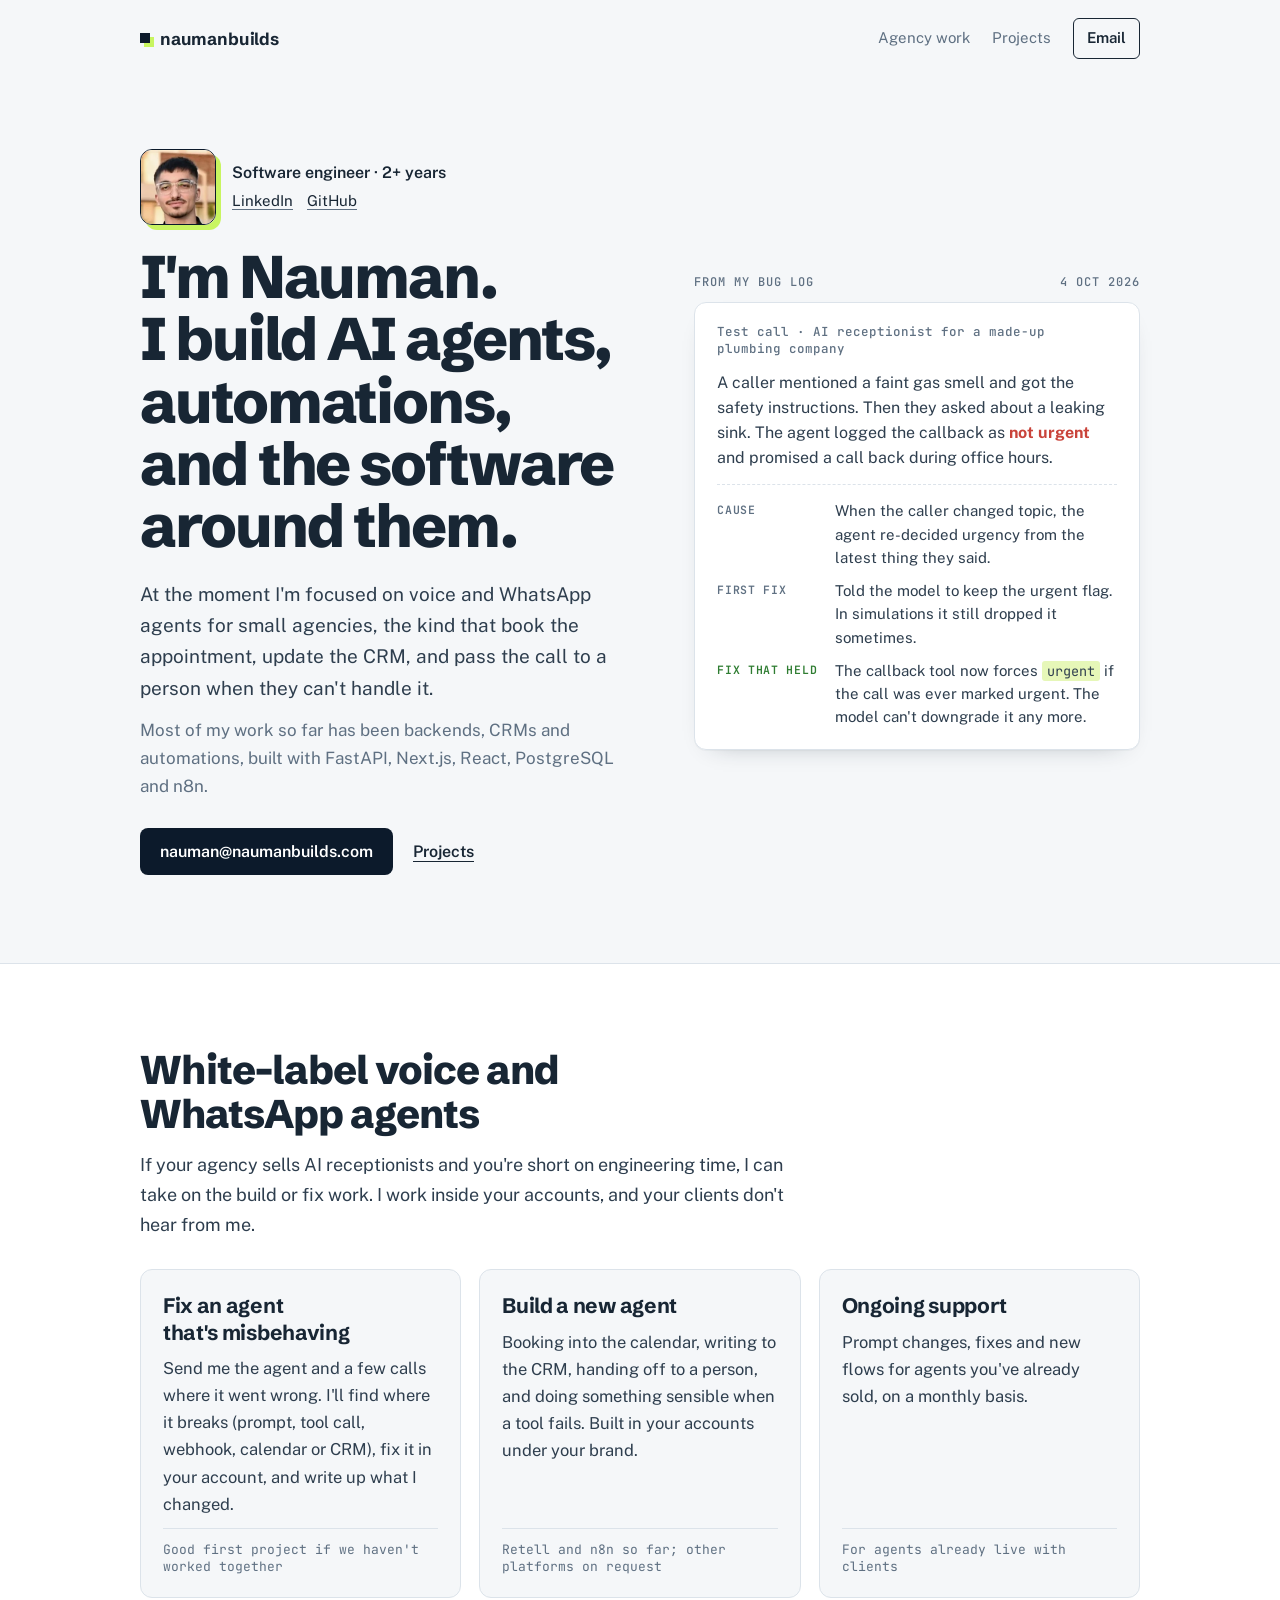
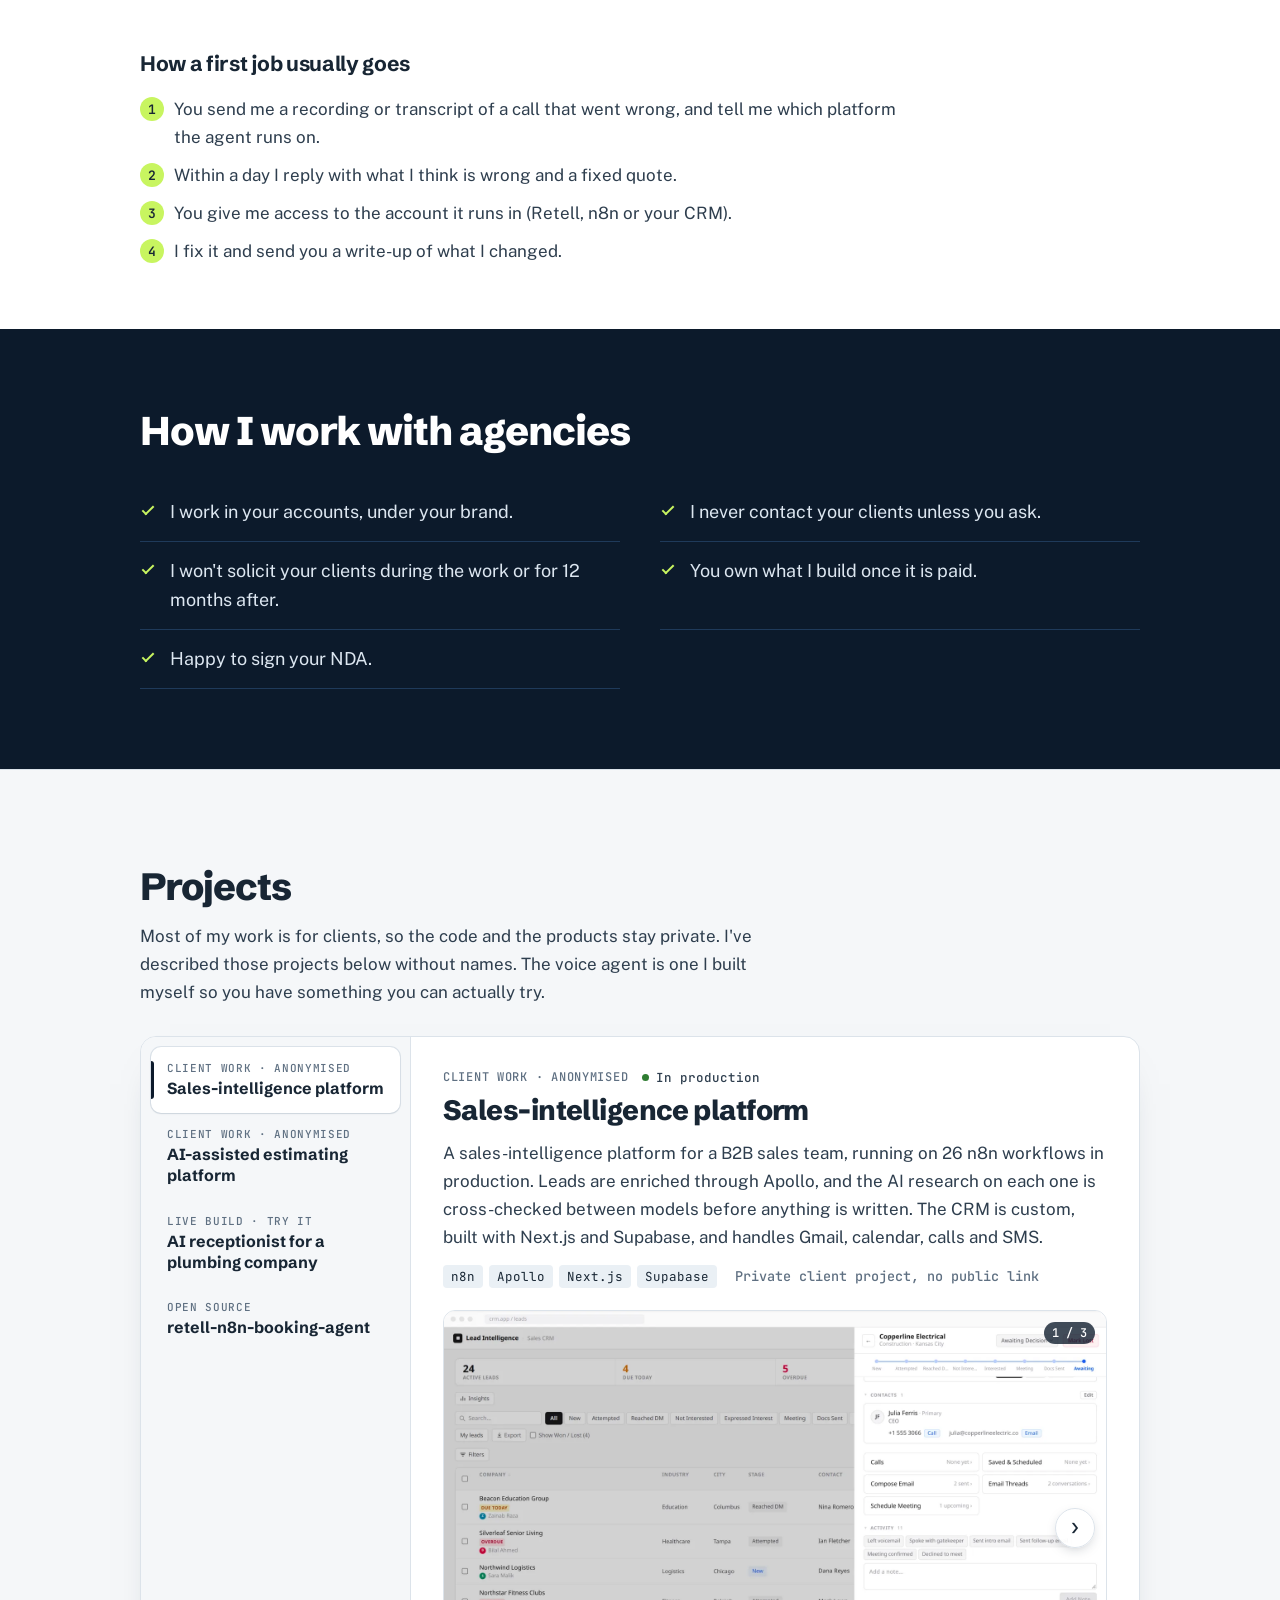
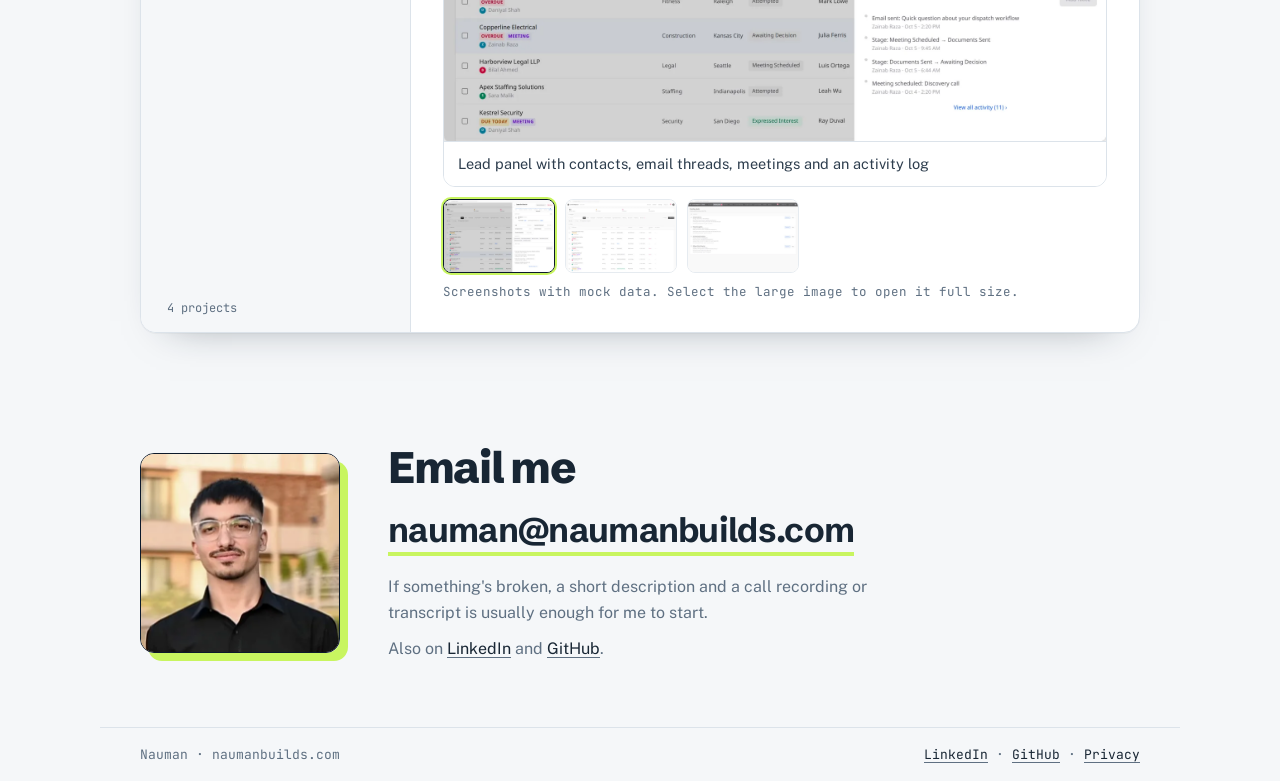
<file: index.html>
<!doctype html>
<html lang="en">
<head>
<meta charset="utf-8">
<meta name="viewport" content="width=device-width, initial-scale=1">
<title>Nauman · Software engineer for AI agents and automations</title>
<meta name="description" content="Nauman, software engineer. I build AI agents, automations, and the software around them, including white-label voice and WhatsApp agents for agencies.">
<link rel="canonical" href="https://naumanbuilds.com/">
<link rel="icon" href="favicon.svg" type="image/svg+xml">
<link rel="apple-touch-icon" href="apple-touch-icon.png">
<link rel="preload" href="assets/fonts/schibsted-grotesk-latin-var.woff2" as="font" type="font/woff2" crossorigin>
<link rel="preload" href="assets/fonts/public-sans-latin-var.woff2" as="font" type="font/woff2" crossorigin>
<link rel="stylesheet" href="assets/css/site.css">
<meta name="theme-color" content="#F5F7F9">
<meta property="og:type" content="website">
<meta property="og:url" content="https://naumanbuilds.com/">
<meta property="og:title" content="Nauman · software engineer">
<meta property="og:description" content="I build AI agents, automations, and the software around them.">
<meta property="og:image" content="https://naumanbuilds.com/assets/img/og.png">
<meta property="og:image:width" content="1200">
<meta property="og:image:height" content="630">
<meta name="twitter:card" content="summary_large_image">
<script type="application/ld+json">
{"@context":"https://schema.org","@type":"Person","name":"Nauman","jobTitle":"Software engineer","url":"https://naumanbuilds.com/","email":"mailto:nauman@naumanbuilds.com","sameAs":["https://www.linkedin.com/in/muhammad-nauman-4b3b47280","https://github.com/AzathothVoid"]}
</script>
</head>
<body>
<a class="skip" href="#main">Skip to content</a>

<header class="site-head">
  <div class="wrap">
    <a class="logo" href="/"><i aria-hidden="true"></i>naumanbuilds</a>
    <nav class="site-nav" aria-label="Main">
      <a href="#agency-work">Agency work</a>
      <a href="#projects">Projects</a>
      <a class="nav-mail" href="#contact">Email</a>
    </nav>
  </div>
</header>

<main id="main">
  <div class="wrap">
    <section class="hero" aria-labelledby="hero-title">
      <div>
        <div class="id">
          <picture>
            <source srcset="assets/img/nauman-avatar.webp" type="image/webp">
            <img class="avatar" src="assets/img/nauman-avatar.jpg" width="76" height="76" alt="Photo of Nauman">
          </picture>
          <div class="id-text">
            <p class="id-role">Software engineer · 2+ years</p>
            <p class="id-links"><a href="https://www.linkedin.com/in/muhammad-nauman-4b3b47280" rel="me">LinkedIn</a><a href="https://github.com/AzathothVoid" rel="me">GitHub</a></p>
          </div>
        </div>
        <h1 id="hero-title">I'm Nauman. I&nbsp;build AI agents, automations, and the software around them.</h1>
        <p class="lede">At the moment I'm focused on voice and WhatsApp agents for small agencies, the kind that book the appointment, update the CRM, and pass the call to a person when they can't handle it.</p>
        <p class="lede-2">Most of my work so far has been backends, CRMs and automations, built with FastAPI, Next.js, React, PostgreSQL and n8n.</p>
        <div class="cta">
          <a class="btn-mail" href="mailto:nauman@naumanbuilds.com">nauman@naumanbuilds.com</a>
          <a class="link-quiet" href="#projects">Projects</a>
        </div>
      </div>

      <aside class="bug" aria-labelledby="bug-title">
        <p class="bug-cap"><span id="bug-title">From my bug log</span><span>4 Oct 2026</span></p>
        <div class="bug-card">
          <p class="bug-ctx">Test call · AI receptionist for a made-up plumbing company</p>
          <p>A caller mentioned a faint gas smell and got the safety instructions. Then they asked about a leaking sink. The agent logged the callback as <span class="bad">not urgent</span> and promised a call back during office hours.</p>
          <dl>
            <dt class="cause">Cause</dt>
            <dd class="cause">When the caller changed topic, the agent re-decided urgency from the latest thing they said.</dd>
            <dt>First fix</dt>
            <dd>Told the model to keep the urgent flag. In simulations it still dropped it sometimes.</dd>
            <dt class="held">Fix that held</dt>
            <dd>The callback tool now forces <code>urgent</code> if the call was ever marked urgent. The model can't downgrade it any more.</dd>
          </dl>
        </div>
      </aside>
    </section>
  </div>

  <!-- Current focus. To change focus later, replace this whole section. -->
  <section class="focus" id="agency-work" aria-labelledby="focus-title">
    <div class="wrap">
      <h2 id="focus-title">White-label voice and WhatsApp agents</h2>
      <p class="focus-lede">If your agency sells AI receptionists and you're short on engineering time, I can take on the build or fix work. I work inside your accounts, and your clients don't hear from me.</p>
      <ul class="services">
        <li class="service">
          <h3>Fix an agent that's misbehaving</h3>
          <p>Send me the agent and a few calls where it went wrong. I'll find where it breaks (prompt, tool call, webhook, calendar or CRM), fix it in your account, and write up what I changed.</p>
          <p class="note">Good first project if we haven't worked together</p>
        </li>
        <li class="service">
          <h3>Build a new agent</h3>
          <p>Booking into the calendar, writing to the CRM, handing off to a person, and doing something sensible when a tool fails. Built in your accounts under your brand.</p>
          <p class="note">Retell and n8n so far; other platforms on request</p>
        </li>
        <li class="service">
          <h3>Ongoing support</h3>
          <p>Prompt changes, fixes and new flows for agents you've already sold, on a monthly basis.</p>
          <p class="note">For agents already live with clients</p>
        </li>
      </ul>

      <div class="first-job">
        <h3>How a first job usually goes</h3>
        <ol>
          <li>You send me a recording or transcript of a call that went wrong, and tell me which platform the agent runs on.</li>
          <li>Within a day I reply with what I think is wrong and a fixed quote.</li>
          <li>You give me access to the account it runs in (Retell, n8n or your CRM).</li>
          <li>I fix it and send you a write-up of what I changed.</li>
        </ol>
      </div>
    </div>
    <div class="terms">
      <div class="wrap">
        <div class="sec-head">
          <h2>How I work with agencies</h2>
        </div>
        <ul>
          <li>I work in your accounts, under your brand.</li>
          <li>I never contact your clients unless you ask.</li>
          <li>I won't solicit your clients during the work or for 12 months after.</li>
          <li>You own what I build once it is paid.</li>
          <li>Happy to sign your NDA.</li>
        </ul>
      </div>
    </div>
  </section>

  <div class="wrap">
    <section class="projects" id="projects" aria-labelledby="projects-title">
      <div class="sec-head">
        <h2 id="projects-title">Projects</h2>
        <p class="sec-intro">Most of my work is for clients, so the code and the products stay private. I've described those projects below without names. The voice agent is one I built myself so you have something you can actually try.</p>
      </div>

      <!--
        One <article class="project"> per project. The list on the left is built from these by assets/js/projects.js.
        To add a project: copy an <article> block, give it a new id ("project-<name>"), and edit it.
        Projects with screenshots use the .gallery block; projects without use a .panel-visual block.
      -->
      <div class="viewer">
        <div class="viewer-nav" role="tablist" aria-label="Projects" hidden></div>
        <div class="viewer-panels">
        <article class="project" id="project-sales" data-tags="ai automation fullstack" aria-labelledby="project-sales-title">
          <header class="project-head">
            <p class="project-kind">Client work · anonymised</p>
            <h3 id="project-sales-title">Sales-intelligence platform</h3>
            <p class="status live"><i aria-hidden="true"></i>In production</p>
          </header>
          <p class="project-body">A sales-intelligence platform for a B2B sales team, running on 26 n8n workflows in production. Leads are enriched through Apollo, and the AI research on each one is cross-checked between models before anything is written. The CRM is custom, built with Next.js and Supabase, and handles Gmail, calendar, calls and SMS.</p>
          <div class="project-foot">
            <ul class="stack" aria-label="Built with"><li>n8n</li><li>Apollo</li><li>Next.js</li><li>Supabase</li></ul>
            <span class="project-link">Private client project, no public link</span>
          </div>
          <div class="gallery">
            <div class="gallery-stage">
              <ul class="slides" tabindex="0" aria-label="Screenshots, mock data">
              <li class="slide"><a class="shot" href="assets/img/projects/sales-2-lead-panel.jpg" data-webp="assets/img/projects/sales-2-lead-panel.webp" data-caption="Lead panel with contacts, email threads, meetings and an activity log"><picture><source type="image/webp" srcset="assets/img/projects/sales-2-lead-panel-thumb.webp 560w, assets/img/projects/sales-2-lead-panel.webp 1600w" sizes="(max-width: 860px) 100vw, 720px"><img src="assets/img/projects/sales-2-lead-panel.jpg" srcset="assets/img/projects/sales-2-lead-panel-thumb.jpg 560w, assets/img/projects/sales-2-lead-panel.jpg 1600w" sizes="(max-width: 860px) 100vw, 720px" width="1600" height="1040" alt="Lead panel with contacts, email threads, meetings and an activity log"></picture></a><p class="slide-cap">Lead panel with contacts, email threads, meetings and an activity log</p></li>
              <li class="slide"><a class="shot" href="assets/img/projects/sales-1-pipeline.jpg" data-webp="assets/img/projects/sales-1-pipeline.webp" data-caption="Lead pipeline with stage filters and due-today and overdue flags"><picture><source type="image/webp" srcset="assets/img/projects/sales-1-pipeline-thumb.webp 560w, assets/img/projects/sales-1-pipeline.webp 1600w" sizes="(max-width: 860px) 100vw, 720px"><img src="assets/img/projects/sales-1-pipeline.jpg" srcset="assets/img/projects/sales-1-pipeline-thumb.jpg 560w, assets/img/projects/sales-1-pipeline.jpg 1600w" sizes="(max-width: 860px) 100vw, 720px" width="1600" height="1040" alt="Lead pipeline with stage filters and due-today and overdue flags" loading="lazy"></picture></a><p class="slide-cap">Lead pipeline with stage filters and due-today and overdue flags</p></li>
              <li class="slide"><a class="shot" href="assets/img/projects/sales-3-approval-queue.jpg" data-webp="assets/img/projects/sales-3-approval-queue.webp" data-caption="Admin queue where new leads are approved before they reach the pipeline"><picture><source type="image/webp" srcset="assets/img/projects/sales-3-approval-queue-thumb.webp 560w, assets/img/projects/sales-3-approval-queue.webp 1600w" sizes="(max-width: 860px) 100vw, 720px"><img src="assets/img/projects/sales-3-approval-queue.jpg" srcset="assets/img/projects/sales-3-approval-queue-thumb.jpg 560w, assets/img/projects/sales-3-approval-queue.jpg 1600w" sizes="(max-width: 860px) 100vw, 720px" width="1600" height="1040" alt="Admin queue where new leads are approved before they reach the pipeline" loading="lazy"></picture></a><p class="slide-cap">Admin queue where new leads are approved before they reach the pipeline</p></li>
              </ul>
              <button type="button" class="gal-btn gal-prev" aria-label="Previous screenshot">‹</button>
              <button type="button" class="gal-btn gal-next" aria-label="Next screenshot">›</button>
              <span class="gal-count" aria-hidden="true">1 / 3</span>
            </div>
            <ul class="thumbs">
              <li><button type="button" class="thumb" data-index="0" aria-label="Show screenshot 1: Lead panel with contacts, email threads, meetings and an activity log"><picture><source srcset="assets/img/projects/sales-2-lead-panel-thumb.webp" type="image/webp"><img src="assets/img/projects/sales-2-lead-panel-thumb.jpg" width="560" height="365" alt="" loading="lazy"></picture></button></li>
              <li><button type="button" class="thumb" data-index="1" aria-label="Show screenshot 2: Lead pipeline with stage filters and due-today and overdue flags"><picture><source srcset="assets/img/projects/sales-1-pipeline-thumb.webp" type="image/webp"><img src="assets/img/projects/sales-1-pipeline-thumb.jpg" width="560" height="365" alt="" loading="lazy"></picture></button></li>
              <li><button type="button" class="thumb" data-index="2" aria-label="Show screenshot 3: Admin queue where new leads are approved before they reach the pipeline"><picture><source srcset="assets/img/projects/sales-3-approval-queue-thumb.webp" type="image/webp"><img src="assets/img/projects/sales-3-approval-queue-thumb.jpg" width="560" height="365" alt="" loading="lazy"></picture></button></li>
            </ul>
            <p class="gal-note">Screenshots with mock data. Select the large image to open it full size.</p>
          </div>
        </article>

        <article class="project" id="project-estimating" data-tags="fullstack" aria-labelledby="project-estimating-title">
          <header class="project-head">
            <p class="project-kind">Client work · anonymised</p>
            <h3 id="project-estimating-title">AI-assisted estimating platform</h3>
            <p class="status live"><i aria-hidden="true"></i>Internal tool, one client</p>
          </header>
          <p class="project-body">An AI-assisted estimating platform for electrical contractors. It's a multi-tenant SaaS built with FastAPI, React and PostgreSQL. One client uses it as an internal tool, and it has over 1,400 automated tests.</p>
          <div class="project-foot">
            <ul class="stack" aria-label="Built with"><li>FastAPI</li><li>React</li><li>PostgreSQL</li></ul>
            <span class="project-link">Private client project, no public link</span>
          </div>
          <div class="gallery">
            <div class="gallery-stage">
              <ul class="slides" tabindex="0" aria-label="Screenshots, mock data">
              <li class="slide"><a class="shot" href="assets/img/projects/estimating-2-line-items.jpg" data-webp="assets/img/projects/estimating-2-line-items.webp" data-caption="Priced line items with material, labour, tax and the source of each price"><picture><source type="image/webp" srcset="assets/img/projects/estimating-2-line-items-thumb.webp 560w, assets/img/projects/estimating-2-line-items.webp 1600w" sizes="(max-width: 860px) 100vw, 720px"><img src="assets/img/projects/estimating-2-line-items.jpg" srcset="assets/img/projects/estimating-2-line-items-thumb.jpg 560w, assets/img/projects/estimating-2-line-items.jpg 1600w" sizes="(max-width: 860px) 100vw, 720px" width="1600" height="1040" alt="Priced line items with material, labour, tax and the source of each price"></picture></a><p class="slide-cap">Priced line items with material, labour, tax and the source of each price</p></li>
              <li class="slide"><a class="shot" href="assets/img/projects/estimating-1-classification.jpg" data-webp="assets/img/projects/estimating-1-classification.webp" data-caption="Takeoff rows sorted into conduit and conductor, checked against the source totals"><picture><source type="image/webp" srcset="assets/img/projects/estimating-1-classification-thumb.webp 560w, assets/img/projects/estimating-1-classification.webp 1600w" sizes="(max-width: 860px) 100vw, 720px"><img src="assets/img/projects/estimating-1-classification.jpg" srcset="assets/img/projects/estimating-1-classification-thumb.jpg 560w, assets/img/projects/estimating-1-classification.jpg 1600w" sizes="(max-width: 860px) 100vw, 720px" width="1600" height="1040" alt="Takeoff rows sorted into conduit and conductor, checked against the source totals" loading="lazy"></picture></a><p class="slide-cap">Takeoff rows sorted into conduit and conductor, checked against the source totals</p></li>
              <li class="slide"><a class="shot" href="assets/img/projects/estimating-3-workbook.jpg" data-webp="assets/img/projects/estimating-3-workbook.webp" data-caption="Bid workbook in the browser with live formulas and Excel export"><picture><source type="image/webp" srcset="assets/img/projects/estimating-3-workbook-thumb.webp 560w, assets/img/projects/estimating-3-workbook.webp 1600w" sizes="(max-width: 860px) 100vw, 720px"><img src="assets/img/projects/estimating-3-workbook.jpg" srcset="assets/img/projects/estimating-3-workbook-thumb.jpg 560w, assets/img/projects/estimating-3-workbook.jpg 1600w" sizes="(max-width: 860px) 100vw, 720px" width="1600" height="1040" alt="Bid workbook in the browser with live formulas and Excel export" loading="lazy"></picture></a><p class="slide-cap">Bid workbook in the browser with live formulas and Excel export</p></li>
              </ul>
              <button type="button" class="gal-btn gal-prev" aria-label="Previous screenshot">‹</button>
              <button type="button" class="gal-btn gal-next" aria-label="Next screenshot">›</button>
              <span class="gal-count" aria-hidden="true">1 / 3</span>
            </div>
            <ul class="thumbs">
              <li><button type="button" class="thumb" data-index="0" aria-label="Show screenshot 1: Priced line items with material, labour, tax and the source of each price"><picture><source srcset="assets/img/projects/estimating-2-line-items-thumb.webp" type="image/webp"><img src="assets/img/projects/estimating-2-line-items-thumb.jpg" width="560" height="365" alt="" loading="lazy"></picture></button></li>
              <li><button type="button" class="thumb" data-index="1" aria-label="Show screenshot 2: Takeoff rows sorted into conduit and conductor, checked against the source totals"><picture><source srcset="assets/img/projects/estimating-1-classification-thumb.webp" type="image/webp"><img src="assets/img/projects/estimating-1-classification-thumb.jpg" width="560" height="365" alt="" loading="lazy"></picture></button></li>
              <li><button type="button" class="thumb" data-index="2" aria-label="Show screenshot 3: Bid workbook in the browser with live formulas and Excel export"><picture><source srcset="assets/img/projects/estimating-3-workbook-thumb.webp" type="image/webp"><img src="assets/img/projects/estimating-3-workbook-thumb.jpg" width="560" height="365" alt="" loading="lazy"></picture></button></li>
            </ul>
            <p class="gal-note">Screenshots with mock data. Select the large image to open it full size.</p>
          </div>
        </article>

        <article class="project" id="project-receptionist" data-tags="ai automation" aria-labelledby="project-receptionist-title">
          <header class="project-head">
            <p class="project-kind">Live build · try it</p>
            <h3 id="project-receptionist-title">AI receptionist for a plumbing company</h3>
            <p class="status soon"><i aria-hidden="true"></i>Coming soon</p>
          </header>
          <p class="project-body">Since I can't show client work, I built this one in the open. You can call it or talk to it in your browser. It answers for Northside HVAC &amp; Plumbing, a made-up company, checks a Google Calendar, books a two-hour visit, and adds you to a Google Sheet that stands in for a CRM. On the phone line, urgent calls go through to a person.</p>
          <div class="project-foot">
            <ul class="stack" aria-label="Built with"><li>Retell</li><li>n8n</li><li>Google Calendar</li><li>Google Sheets</li></ul>
            <span class="project-link">Live version coming soon</span>
          </div>
          <div class="panel-visual panel-dark">
            <p class="pv-label">How a call moves through it</p>
            <ol class="pv-flow">
              <li><b>Caller</b><span>phone or browser</span></li>
              <li><b>Voice agent</b><span>Retell</span></li>
              <li><b>Tools</b><span>n8n webhooks</span></li>
              <li><b>Calendar + CRM</b><span>Google Calendar + Sheet</span></li>
            </ol>
            <p class="pv-text">Urgent calls (gas smell, flooding, CO alarm) get a safety line first, then go to a person on the phone line. If a tool fails, it takes a callback instead of making up a time.</p>
            <a class="pv-link" href="https://demo.naumanbuilds.com">Read how the demo works</a>
          </div>
        </article>

        <article class="project" id="project-repo" data-tags="ai automation oss" aria-labelledby="project-repo-title">
          <header class="project-head">
            <p class="project-kind">Open source</p>
            <h3 id="project-repo-title">retell-n8n-booking-agent</h3>
            <p class="status soon"><i aria-hidden="true"></i>Coming soon</p>
          </header>
          <p class="project-body">The n8n workflows behind the AI receptionist, with sample payloads and setup notes. Keys and IDs are stripped out so you can import them into your own n8n.</p>
          <div class="project-foot">
            <ul class="stack" aria-label="Built with"><li>Retell</li><li>n8n</li></ul>
            <span class="project-link">Repo coming soon</span>
          </div>
          <div class="panel-visual">
            <p class="pv-label">Planned contents</p>
            <pre class="pv-tree" aria-label="Planned repository contents">retell-n8n-booking-agent/
├── README.md
├── workflows/
│   ├── nsd_check_availability.json
│   ├── nsd_book_appointment.json
│   ├── nsd_log_callback_request.json
│   └── nsd_error_handler.json
├── samples/        <span>request and response payloads</span>
└── docs/setup.md   <span>Retell + n8n setup</span></pre>
          </div>
        </article>
        </div>
      </div>
    </section>

    <section class="contact" id="contact" aria-labelledby="contact-title">
      <figure>
        <picture>
          <source srcset="assets/img/nauman-photo.webp" type="image/webp">
          <img src="assets/img/nauman-photo.jpg" width="200" height="200" alt="Photo of Nauman">
        </picture>
      </figure>
      <div>
        <h2 id="contact-title">Email me</h2>
        <a class="mail" href="mailto:nauman@naumanbuilds.com">nauman@naumanbuilds.com</a>
        <p>If something's broken, a short description and a call recording or transcript is usually enough for me to start.</p>
        <p class="contact-links">Also on <a href="https://www.linkedin.com/in/muhammad-nauman-4b3b47280" rel="me">LinkedIn</a> and <a href="https://github.com/AzathothVoid" rel="me">GitHub</a>.</p>
      </div>
    </section>
  </div>
</main>

<footer class="site-foot">
  <div class="wrap">
    <span>Nauman · naumanbuilds.com</span>
    <span><a href="https://www.linkedin.com/in/muhammad-nauman-4b3b47280">LinkedIn</a> · <a href="https://github.com/AzathothVoid">GitHub</a> · <a href="privacy.html">Privacy</a></span>
  </div>
</footer>

<dialog class="lightbox" id="lightbox" aria-label="Screenshot">
  <figure>
    <picture><source id="lightbox-webp" type="image/webp"><img id="lightbox-img" alt=""></picture>
    <figcaption id="lightbox-caption"></figcaption>
  </figure>
  <button type="button" class="lightbox-close" id="lightbox-close">Close</button>
</dialog>

<script src="assets/js/projects.js" defer></script>
<script src="assets/js/shots.js" defer></script>
<script src="assets/js/motion.js" defer></script>
</body>
</html>
</file>
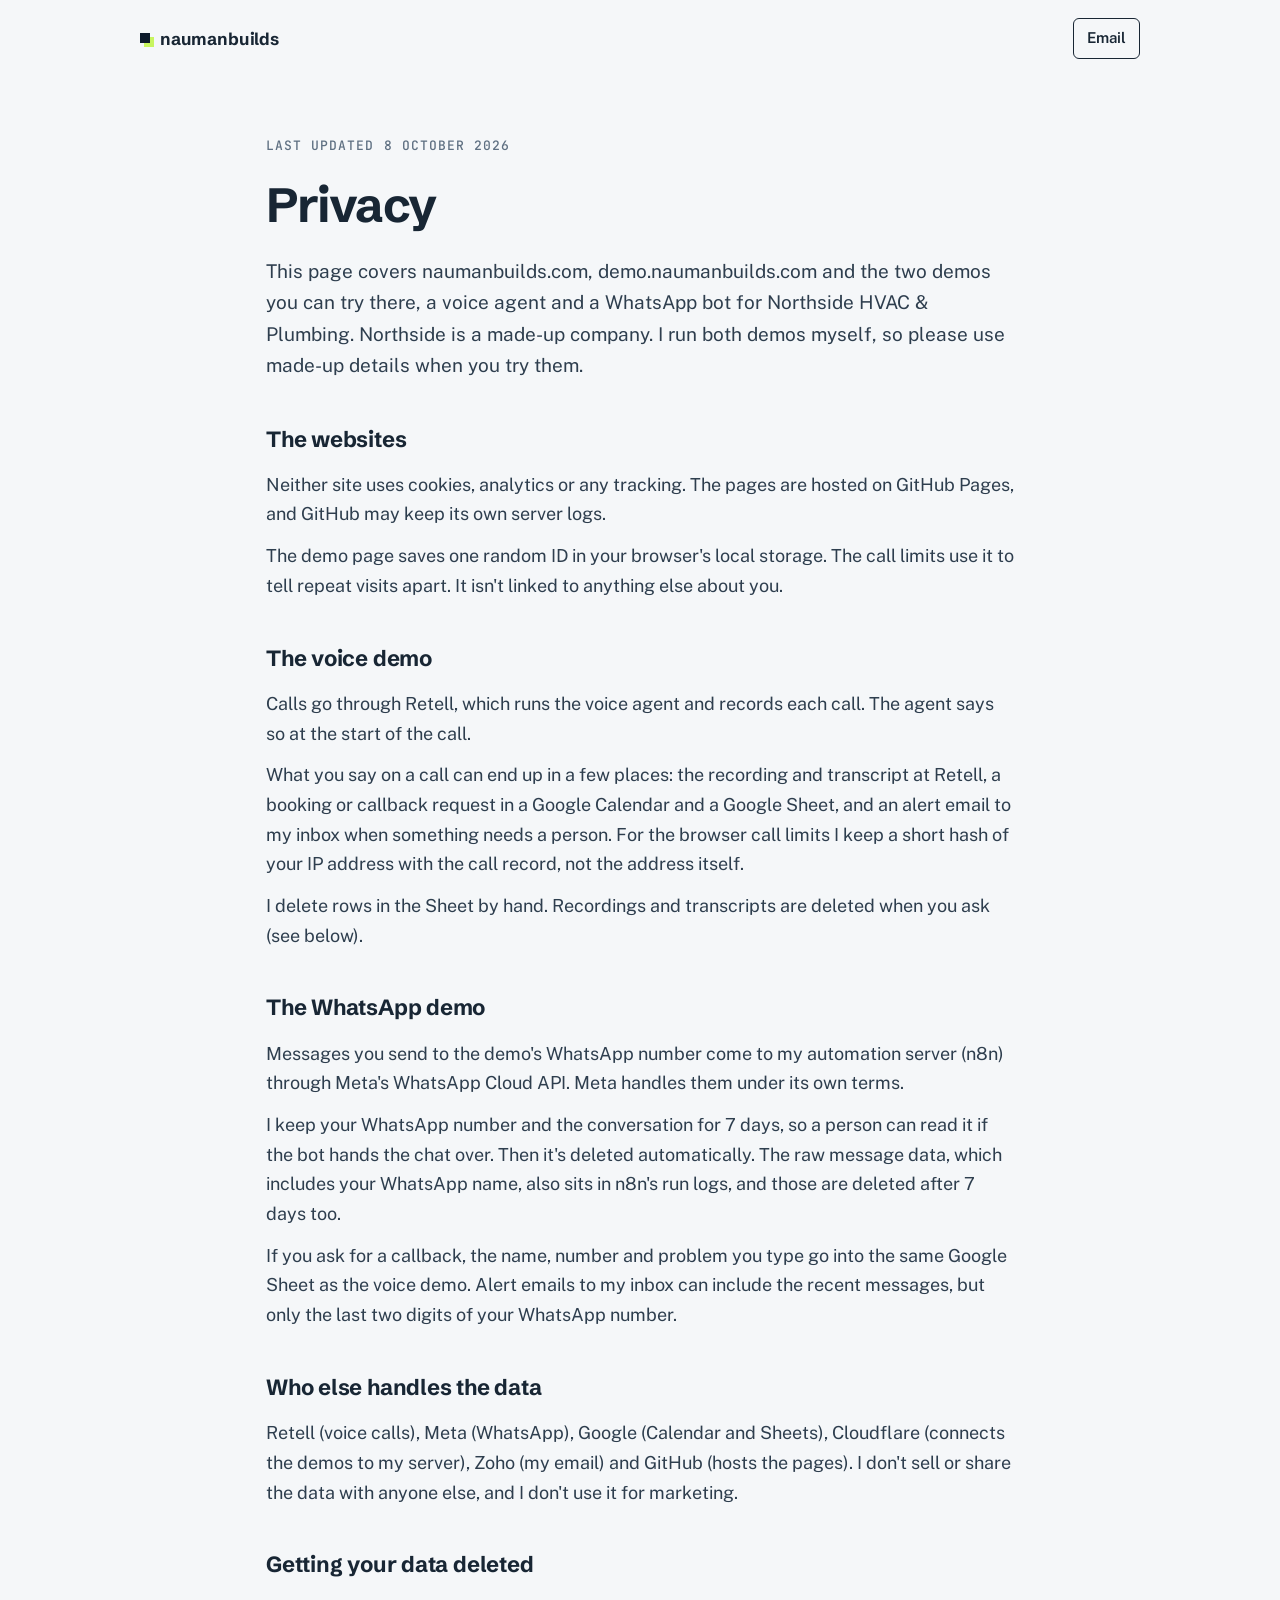
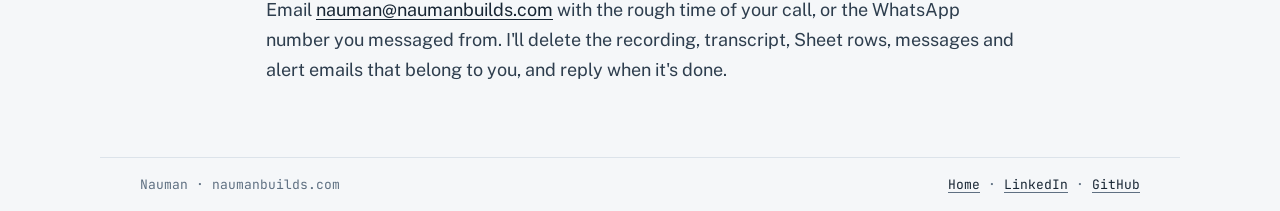
<file: privacy.html>
<!doctype html>
<html lang="en">
<head>
<meta charset="utf-8">
<meta name="viewport" content="width=device-width, initial-scale=1">
<title>Privacy · naumanbuilds</title>
<meta name="description" content="What the naumanbuilds sites and the voice and WhatsApp demos store, and how to get it deleted.">
<link rel="canonical" href="https://naumanbuilds.com/privacy.html">
<link rel="icon" href="favicon.svg" type="image/svg+xml">
<link rel="apple-touch-icon" href="apple-touch-icon.png">
<link rel="preload" href="assets/fonts/schibsted-grotesk-latin-var.woff2" as="font" type="font/woff2" crossorigin>
<link rel="preload" href="assets/fonts/public-sans-latin-var.woff2" as="font" type="font/woff2" crossorigin>
<link rel="stylesheet" href="assets/css/site.css">
<meta name="theme-color" content="#F5F7F9">
</head>
<body>
<a class="skip" href="#main">Skip to content</a>
<header class="site-head">
  <div class="wrap">
    <a class="logo" href="/"><i aria-hidden="true"></i>naumanbuilds</a>
    <nav class="site-nav" aria-label="Main">
      <a class="nav-mail" href="mailto:nauman@naumanbuilds.com">Email</a>
    </nav>
  </div>
</header>

<main id="main" class="wrap doc">
  <p class="mono-label">Last updated 8 October 2026</p>
  <h1>Privacy</h1>
  <p class="lede">This page covers naumanbuilds.com, demo.naumanbuilds.com and the two demos you can try there, a voice agent and a WhatsApp bot for Northside HVAC &amp; Plumbing. Northside is a made-up company. I run both demos myself, so please use made-up details when you try them.</p>

  <h2>The websites</h2>
  <p>Neither site uses cookies, analytics or any tracking. The pages are hosted on GitHub Pages, and GitHub may keep its own server logs.</p>
  <p>The demo page saves one random ID in your browser's local storage. The call limits use it to tell repeat visits apart. It isn't linked to anything else about you.</p>

  <h2>The voice demo</h2>
  <p>Calls go through Retell, which runs the voice agent and records each call. The agent says so at the start of the call.</p>
  <p>What you say on a call can end up in a few places: the recording and transcript at Retell, a booking or callback request in a Google Calendar and a Google Sheet, and an alert email to my inbox when something needs a person. For the browser call limits I keep a short hash of your IP address with the call record, not the address itself.</p>
  <p>I delete rows in the Sheet by hand. Recordings and transcripts are deleted when you ask (see below).</p>

  <h2>The WhatsApp demo</h2>
  <p>Messages you send to the demo's WhatsApp number come to my automation server (n8n) through Meta's WhatsApp Cloud API. Meta handles them under its own terms.</p>
  <p>I keep your WhatsApp number and the conversation for 7 days, so a person can read it if the bot hands the chat over. Then it's deleted automatically. The raw message data, which includes your WhatsApp name, also sits in n8n's run logs, and those are deleted after 7 days too.</p>
  <p>If you ask for a callback, the name, number and problem you type go into the same Google Sheet as the voice demo. Alert emails to my inbox can include the recent messages, but only the last two digits of your WhatsApp number.</p>

  <h2>Who else handles the data</h2>
  <p>Retell (voice calls), Meta (WhatsApp), Google (Calendar and Sheets), Cloudflare (connects the demos to my server), Zoho (my email) and GitHub (hosts the pages). I don't sell or share the data with anyone else, and I don't use it for marketing.</p>

  <h2 id="delete">Getting your data deleted</h2>
  <p>Email <a href="mailto:nauman@naumanbuilds.com">nauman@naumanbuilds.com</a> with the rough time of your call, or the WhatsApp number you messaged from. I'll delete the recording, transcript, Sheet rows, messages and alert emails that belong to you, and reply when it's done.</p>
</main>

<footer class="site-foot">
  <div class="wrap">
    <span>Nauman · naumanbuilds.com</span>
    <span><a href="/">Home</a> · <a href="https://www.linkedin.com/in/muhammad-nauman-4b3b47280">LinkedIn</a> · <a href="https://github.com/AzathothVoid">GitHub</a></span>
  </div>
</footer>
</body>
</html>
</file>
<file: assets/css/site.css>
/* naumanbuilds.com
   Light, readable main site. Navy and lime are shared with demo.naumanbuilds.com.
   Layout: one column of sections at max 1080px; hero is two columns on wide screens. */

@font-face {
  font-family: "Schibsted Grotesk";
  src: url("../fonts/schibsted-grotesk-latin-var.woff2") format("woff2");
  font-weight: 400 800;
  font-display: swap;
}
@font-face {
  font-family: "Public Sans";
  src: url("../fonts/public-sans-latin-var.woff2") format("woff2");
  font-weight: 400 700;
  font-display: swap;
}
@font-face {
  font-family: "JetBrains Mono";
  src: url("../fonts/jetbrains-mono-latin-var.woff2") format("woff2");
  font-weight: 400 600;
  font-display: swap;
}

:root {
  --bg: #F5F7F9;
  --surface: #FFFFFF;
  --ink: #182634;
  --body: #2E3E4E;
  --muted: #5F7082;
  --line: #DCE3EA;
  --chip: #EAF0F5;
  --navy: #0C1A2B;
  --navy-line: #1F3A5A;
  --navy-text: #DCE6F0;
  --navy-muted: #8FA6C2;
  --lime: #C8F560;
  --ok: #2F7D32;
  --fail: #C9433A;
  --soon: #D49A2A;
  --idle: #9AA8B6;

  --f-head: "Schibsted Grotesk", "Segoe UI", Roboto, Helvetica, Arial, sans-serif;
  --f-body: "Public Sans", "Segoe UI", Roboto, Helvetica, Arial, sans-serif;
  --f-mono: "JetBrains Mono", ui-monospace, SFMono-Regular, Menlo, Consolas, monospace;

  --wrap: 1080px;
  --gutter: clamp(18px, 4vw, 40px);
  --radius: 12px;
  color-scheme: light;
}

*, *::before, *::after { box-sizing: border-box }
html { -webkit-text-size-adjust: 100%; scroll-behavior: smooth }
@media (prefers-reduced-motion: reduce) { html { scroll-behavior: auto } }
body {
  margin: 0;
  background: var(--bg);
  color: var(--body);
  font-family: var(--f-body);
  font-size: 18px;
  line-height: 1.65;
}
img { max-width: 100%; height: auto; display: block }
a { color: inherit }
h1, h2, h3 { font-family: var(--f-head); color: var(--ink); text-wrap: balance; margin: 0 }
p { margin: 0 }
:focus-visible { outline: 2px solid var(--ink); outline-offset: 3px; border-radius: 2px }

.skip { position: absolute; left: 12px; top: -60px; background: var(--navy); color: #FFFFFF; padding: 10px 14px; border-radius: 6px; z-index: 10; text-decoration: none }
.skip:focus { top: 12px }

.wrap { max-width: var(--wrap); margin: 0 auto; padding-inline: var(--gutter) }
.mono-label { font: 500 13px/1.4 var(--f-mono); color: var(--muted); text-transform: uppercase; letter-spacing: .08em }

/* ---------- header ---------- */
.site-head .wrap { display: flex; flex-wrap: wrap; gap: 10px 24px; align-items: center; justify-content: space-between; padding-block: 18px }
.logo { display: inline-flex; align-items: center; gap: 10px; font: 700 17px var(--f-head); color: var(--ink); text-decoration: none; letter-spacing: -.01em }
.logo i { width: 10px; height: 10px; background: var(--navy); box-shadow: 4px 4px 0 var(--lime) }
.site-nav { display: flex; flex-wrap: wrap; gap: 6px 22px; align-items: center; font-size: 15px }
.site-nav a { color: var(--muted); text-decoration: none }
.site-nav a:hover { color: var(--ink) }
.site-nav .nav-mail { color: var(--ink); font-weight: 600; border: 1.5px solid var(--ink); padding: 7px 13px; border-radius: 6px }

/* ---------- hero ---------- */
.hero { display: grid; grid-template-columns: minmax(0, 1.1fr) minmax(0, 1fr); gap: clamp(28px, 5vw, 64px); align-items: center; padding-block: clamp(28px, 6vw, 72px) clamp(48px, 7vw, 88px) }
.id { display: flex; gap: 16px; align-items: center; margin-bottom: 20px }
.avatar { width: 76px; height: 76px; border-radius: 12px; object-fit: cover; border: 1.5px solid var(--navy); box-shadow: 5px 5px 0 var(--lime); flex: none }
.hero h1 { font-size: clamp(36px, 5.2vw, 60px); line-height: 1.04; letter-spacing: -.035em; font-weight: 800 }
.mark { background: linear-gradient(transparent 58%, var(--lime) 58%, var(--lime) 92%, transparent 92%); padding-inline: .04em; -webkit-box-decoration-break: clone; box-decoration-break: clone }
.lede { font-size: 19px; max-width: 46ch; margin-top: 22px }
.cta { display: flex; flex-wrap: wrap; gap: 12px 20px; align-items: center; margin-top: 28px }
.btn-mail { background: var(--navy); color: #FFFFFF; text-decoration: none; font: 600 16px var(--f-body); padding: 14px 20px; border-radius: 8px; overflow-wrap: anywhere }
.btn-mail:hover { background: #142a44 }
.link-quiet { color: var(--ink); font-weight: 600; font-size: 16px; text-underline-offset: 4px }

/* the hook: a real entry from the demo's bug log */
.bug { display: grid; gap: 12px; min-width: 0 }
.bug-cap { display: flex; justify-content: space-between; gap: 10px; font: 500 12px var(--f-mono); color: var(--muted); text-transform: uppercase; letter-spacing: .08em }
.bug-card { background: var(--surface); border: 1px solid var(--line); border-radius: var(--radius); padding: 20px 22px; font-size: 16px; line-height: 1.55; box-shadow: 0 1px 0 rgba(24,38,52,.03), 0 10px 26px -20px rgba(24,38,52,.45) }
.bug-card > p + p, .bug-card > p + dl { margin-top: 14px }
.bug-ctx { font: 500 12.5px var(--f-mono); color: var(--muted) }
.bug-card .bad { color: var(--fail); font-weight: 700 }
.bug-card dl { margin: 0; display: grid; grid-template-columns: 104px minmax(0, 1fr); gap: 10px 14px; border-top: 1px dashed var(--line); padding-top: 14px; font-size: 15px }
.bug-card dt { font: 600 11.5px/1.9 var(--f-mono); text-transform: uppercase; letter-spacing: .06em; color: var(--muted) }
.bug-card dt.held { color: var(--ok) }
.bug-card dd { margin: 0 }
code { font: 13.5px var(--f-mono); background: var(--chip); padding: 1px 5px; border-radius: 3px }

/* ---------- section headings ---------- */
.sec-head { display: grid; gap: 8px; margin-bottom: 30px; max-width: 640px }
.sec-head h2 { font-size: clamp(28px, 3.6vw, 38px); line-height: 1.12; letter-spacing: -.025em; font-weight: 800 }

/* ---------- agency work (swappable "current focus" block) ---------- */
.focus { background: var(--surface); border-block: 1px solid var(--line); padding-top: clamp(44px, 7vw, 84px) }
.focus-flag { display: inline-flex; gap: 10px; align-items: center; font: 600 12px var(--f-mono); text-transform: uppercase; letter-spacing: .08em; color: var(--ink); margin-bottom: 14px }
.focus-flag i { width: 8px; height: 8px; border-radius: 50%; background: var(--ok); box-shadow: 0 0 0 4px rgba(47,125,50,.14) }
.focus-flag span { color: var(--muted); font-weight: 500 }
.focus h2 { font-size: clamp(28px, 3.6vw, 40px); line-height: 1.1; letter-spacing: -.025em; font-weight: 800; max-width: 22ch }
.focus-lede { max-width: 60ch; margin: 14px 0 30px }
.services { display: grid; grid-template-columns: repeat(3, minmax(0, 1fr)); gap: 18px; list-style: none; margin: 0; padding: 0 }
.service { background: var(--bg); border: 1px solid var(--line); border-radius: var(--radius); padding: 22px; display: flex; flex-direction: column; gap: 10px; min-width: 0 }
.service h3 { font-size: 21px; line-height: 1.25; letter-spacing: -.015em; font-weight: 700 }
.service p { font-size: 16.5px }
.service .note { margin-top: auto; padding-top: 12px; border-top: 1px solid var(--line); font: 13px var(--f-mono); color: var(--muted) }

.terms { background: var(--navy); color: var(--navy-text); margin-top: clamp(40px, 6vw, 64px); padding-block: clamp(44px, 7vw, 80px) }
.terms .mono-label { color: var(--navy-muted) }
.terms h2 { color: #FFFFFF }
.terms ul { list-style: none; margin: 0; padding: 0; display: grid; grid-template-columns: repeat(2, minmax(0, 1fr)); gap: 0 40px }
.terms li { position: relative; padding: 14px 0 14px 30px; border-bottom: 1px solid var(--navy-line) }
.terms li::before { content: ""; position: absolute; left: 2px; top: 23px; width: 12px; height: 6px; border-left: 2.5px solid var(--lime); border-bottom: 2.5px solid var(--lime); transform: rotate(-45deg) }

/* ---------- projects: see "project viewer" below ---------- */
.projects { padding-top: clamp(48px, 8vw, 96px) }

/* ---------- contact ---------- */
.contact { display: grid; grid-template-columns: 200px minmax(0, 1fr); gap: clamp(24px, 4vw, 48px); align-items: center; padding-block: clamp(56px, 9vw, 110px) clamp(40px, 6vw, 64px) }
.contact figure { margin: 0 }
.contact img { width: 200px; aspect-ratio: 1; object-fit: cover; border-radius: 14px; border: 1.5px solid var(--navy); box-shadow: 8px 8px 0 var(--lime) }
.contact h2 { font-size: clamp(30px, 4vw, 44px); letter-spacing: -.03em; line-height: 1.1; font-weight: 800 }
.contact .mail { display: inline-block; margin-top: 18px; font: 700 clamp(22px, 3.6vw, 34px)/1.25 var(--f-head); color: var(--ink); text-decoration: none; border-bottom: 4px solid var(--lime); letter-spacing: -.02em; overflow-wrap: anywhere }
.contact .mail:hover { border-bottom-color: var(--ink) }
.contact p { margin-top: 18px; color: var(--muted); font-size: 16px; max-width: 52ch }

.site-foot .wrap { border-top: 1px solid var(--line); padding-block: 18px; font: 13px var(--f-mono); color: var(--muted); display: flex; flex-wrap: wrap; justify-content: space-between; gap: 8px }

/* ---------- small screens ---------- */
@media (max-width: 860px) {
  .hero, .terms ul { grid-template-columns: minmax(0, 1fr) }
  .services { grid-template-columns: minmax(0, 1fr) }
  .site-nav a:not(.nav-mail) { display: none }
}
@media (max-width: 600px) {
  .contact { grid-template-columns: minmax(0, 1fr) }
  .contact img { width: 160px }
}
@media (max-width: 480px) {
  .bug-card dl { grid-template-columns: minmax(0, 1fr); gap: 2px }
  .bug-card dd { margin-bottom: 10px }
}

@media print {
  .site-nav, .viewer-nav, .gal-btn, .thumbs, .skip { display: none }
  .terms { background: none; color: var(--body) }
  .terms h2 { color: var(--ink) }
}

.sec-intro { max-width: 62ch; color: var(--body); font-size: 17px; margin-top: 6px }

/* identity row: role + verifiable links */
.id-text { display: grid; gap: 2px }
.id-role { color: var(--ink); font-weight: 600; font-size: 16px }
.id-links { display: flex; gap: 14px; font-size: 15px }
.id-links a, .contact-links a, .site-foot a { color: var(--ink); text-underline-offset: 3px; text-decoration-color: var(--muted) }
.id-links a:hover, .contact-links a:hover, .site-foot a:hover { text-decoration-color: var(--ink) }
.lede-2 { font-size: 17px; max-width: 50ch; margin-top: 12px; color: var(--muted) }
.contact .contact-links { margin-top: 10px }

/* how a first job goes: a real sequence, so it is numbered */
.first-job { margin-top: clamp(32px, 5vw, 48px); max-width: 760px }
.first-job h3 { font-size: 21px; letter-spacing: -.015em; font-weight: 700; margin-bottom: 14px }
.first-job ol { margin: 0; padding: 0; list-style: none; counter-reset: step; display: grid; gap: 10px }
.first-job li { counter-increment: step; display: grid; grid-template-columns: 34px minmax(0, 1fr); align-items: baseline; font-size: 17px }
.first-job li::before { content: counter(step); font: 600 13px var(--f-mono); color: var(--ink); background: var(--lime); width: 24px; height: 24px; border-radius: 50%; display: inline-grid; place-items: center; transform: translateY(-1px) }

@media (max-width: 600px) {
  .bug-card .cause { display: none }
  .bug-card { padding: 16px 18px }
}

.lightbox { border: 0; padding: 0; background: transparent; max-width: min(1400px, 94vw); width: 100%; color: #FFFFFF }
.lightbox::backdrop { background: rgba(12, 26, 43, .86) }
.lightbox figure { margin: 0 }
.lightbox img { width: 100%; height: auto; max-height: 82vh; object-fit: contain; border-radius: 8px; background: #FFFFFF }
.lightbox figcaption { margin-top: 10px; font: 14px var(--f-body); color: #DCE6F0 }
.lightbox-close { position: absolute; top: -44px; right: 0; font: 600 14px var(--f-body); color: #FFFFFF; background: transparent; border: 1.5px solid #FFFFFF; border-radius: 6px; padding: 6px 12px; cursor: pointer }
.lightbox[open] { overflow: visible; margin-top: 64px }

/* ---------- project viewer: one project at a time ---------- */
.viewer { display: grid; grid-template-columns: minmax(0, 270px) minmax(0, 1fr); background: var(--surface); border: 1px solid var(--line); border-radius: 16px; overflow: hidden; box-shadow: 0 1px 0 rgba(24,38,52,.03), 0 18px 40px -30px rgba(24,38,52,.5) }
.viewer-nav { display: flex; flex-direction: column; border-right: 1px solid var(--line); background: var(--bg); padding: 10px }
.viewer-nav[hidden] { display: none }
.viewer-nav button { text-align: left; border: 0; background: transparent; padding: 14px 14px 14px 16px; border-radius: 10px; cursor: pointer; display: grid; gap: 3px; position: relative; color: var(--body) }
.viewer-nav button:hover { background: rgba(24,38,52,.05) }
.viewer-nav button[aria-selected="true"] { background: var(--surface); box-shadow: 0 1px 2px rgba(24,38,52,.08), 0 0 0 1px var(--line) }
.viewer-nav button[aria-selected="true"]::before { content: ""; position: absolute; left: 0; top: 14px; bottom: 14px; width: 3px; border-radius: 0 3px 3px 0; background: var(--navy) }
.nav-kind { font: 500 11px var(--f-mono); text-transform: uppercase; letter-spacing: .06em; color: var(--muted) }
.nav-title { font: 700 16px/1.3 var(--f-head); color: var(--ink) }
.nav-count { margin-top: auto; padding: 14px 16px 6px; font: 12px var(--f-mono); color: var(--muted) }

.viewer-panels { min-width: 0 }
.project { padding: clamp(20px, 3vw, 32px); min-width: 0 }
.project[hidden] { display: none }
.viewer-panels > .project + .project { border-top: 1px solid var(--line) } /* stacked when JavaScript is off */
.project-head { display: flex; flex-wrap: wrap; align-items: baseline; gap: 6px 14px }
.project-head h3 { flex-basis: 100%; order: 2; margin: 2px 0 0; font-size: clamp(22px, 2.6vw, 28px); line-height: 1.15; letter-spacing: -.02em; font-weight: 800; overflow-wrap: anywhere }
.project .project-kind { order: 1; font: 500 12px var(--f-mono); color: var(--muted); text-transform: uppercase; letter-spacing: .06em }
.project .status { order: 1; display: inline-flex; gap: 7px; align-items: center; font: 500 12.5px var(--f-mono); color: var(--body) }
.status i { width: 7px; height: 7px; border-radius: 50%; background: var(--idle) }
.status.live i { background: var(--ok) }
.status.soon i { background: var(--soon) }
.project-body { margin-top: 12px; font-size: 17px; max-width: 70ch }
.project-foot { display: flex; flex-wrap: wrap; gap: 8px 18px; align-items: center; margin-top: 14px }
.stack { display: flex; flex-wrap: wrap; gap: 6px; list-style: none; margin: 0; padding: 0 }
.stack li { font: 12.5px var(--f-mono); color: var(--ink); background: var(--chip); padding: 3px 8px; border-radius: 4px }
.project-link { font: 500 13.5px var(--f-mono); color: var(--muted) }

/* gallery: swipe on touch, arrows and thumbnails elsewhere */
.gallery { margin-top: 22px }
.gallery-stage { position: relative }
.slides { list-style: none; margin: 0; padding: 0; display: flex; overflow-x: auto; scroll-snap-type: x mandatory; scrollbar-width: none; border: 1px solid var(--line); border-radius: 12px; background: var(--bg) }
.slides::-webkit-scrollbar { display: none }
.slide { flex: 0 0 100%; scroll-snap-align: start; min-width: 0 }
.slide .shot { display: block }
.slide img { width: 100%; height: auto; display: block; cursor: zoom-in }
.slide-cap { padding: 10px 14px; font-size: 14.5px; color: var(--body); border-top: 1px solid var(--line); background: var(--surface) }
@media (prefers-reduced-motion: no-preference) { .slides { scroll-behavior: smooth } }
.gal-btn { position: absolute; top: calc(50% - 40px); width: 40px; height: 40px; border-radius: 50%; border: 1px solid var(--line); background: rgba(255,255,255,.94); color: var(--ink); font: 400 26px/1 var(--f-head); cursor: pointer; display: grid; place-items: center; padding-bottom: 3px; box-shadow: 0 4px 14px -6px rgba(24,38,52,.4) }
.gal-btn:hover { border-color: var(--ink) }
.gal-btn:disabled { opacity: 0; pointer-events: none }
.gal-prev { left: 12px }
.gal-next { right: 12px }
.gal-count { position: absolute; top: 12px; right: 12px; font: 500 12px var(--f-mono); color: #FFFFFF; background: rgba(12,26,43,.78); padding: 3px 8px; border-radius: 999px }
.thumbs { list-style: none; margin: 12px 0 0; padding: 0; display: flex; gap: 10px; flex-wrap: wrap }
.thumb { display: block; width: 112px; padding: 0; border: 1.5px solid var(--line); border-radius: 8px; overflow: hidden; background: var(--surface); cursor: pointer; opacity: .7 }
.thumb img { width: 100%; aspect-ratio: 560 / 365; object-fit: cover; object-position: top left }
.thumb:hover { opacity: 1 }
.thumb[aria-current="true"] { opacity: 1; border-color: var(--navy); box-shadow: 0 0 0 2px var(--lime) }
.project .gal-note { margin-top: 10px; font: 12.5px var(--f-mono); color: var(--muted) }

/* panels for projects without screenshots */
.panel-visual { margin-top: 22px; border: 1px solid var(--line); border-radius: 12px; padding: 20px 22px; background: var(--bg) }
.panel-dark { background: var(--navy); border-color: var(--navy); color: var(--navy-text) }
.pv-label { font: 500 12px var(--f-mono); text-transform: uppercase; letter-spacing: .08em; color: var(--muted) }
.panel-dark .pv-label { color: var(--navy-muted) }
.pv-flow { list-style: none; margin: 14px 0 0; padding: 0; display: grid; grid-template-columns: repeat(4, minmax(0, 1fr)); gap: 10px; counter-reset: f }
.pv-flow li { counter-increment: f; border: 1px solid var(--navy-line); border-radius: 8px; padding: 12px; display: grid; gap: 2px; position: relative }
.pv-flow li::before { content: counter(f); font: 600 11px var(--f-mono); color: var(--lime) }
.pv-flow b { color: #FFFFFF; font: 700 15px var(--f-head) }
.pv-flow span { font: 12.5px var(--f-mono); color: var(--navy-muted) }
.pv-text { margin-top: 16px; font-size: 16px; max-width: 64ch }
.pv-link { display: inline-block; margin-top: 14px; color: #FFFFFF; font-weight: 600; text-underline-offset: 4px; text-decoration-color: var(--lime) }
.pv-tree { margin: 12px 0 0; font: 13.5px/1.75 var(--f-mono); color: var(--ink); overflow-x: auto; white-space: pre }
.pv-tree span { color: var(--muted) }

@media (max-width: 860px) {
  .viewer { grid-template-columns: minmax(0, 1fr); border-radius: 14px }
  .viewer-nav { flex-direction: row; overflow-x: auto; border-right: 0; border-bottom: 1px solid var(--line); gap: 6px; scrollbar-width: none }
  .viewer-nav::-webkit-scrollbar { display: none }
  .viewer-nav button { flex: 0 0 auto; max-width: 220px; padding: 10px 12px }
  .viewer-nav button[aria-selected="true"]::before { left: 12px; right: 12px; top: auto; bottom: 0; width: auto; height: 3px; border-radius: 3px 3px 0 0 }
  .nav-count { display: none }
  .gal-btn { display: none }
  .thumb { width: 84px }
  .pv-flow { grid-template-columns: repeat(2, minmax(0, 1fr)) }
}

/* ---------- motion ----------
   All motion is off for people who ask for reduced motion.
   Scroll reveals only hide content once assets/js/motion.js has started (html.motion), so nothing stays hidden without it. */
:root { --ease: cubic-bezier(.2, .7, .2, 1) }

/* hover and focus feedback (cheap, works with reduced motion too: colour only) */
.btn-mail, .service, .viewer-nav button, .thumb, .gal-btn, .nav-mail, .link-quiet, .contact .mail { transition: background-color .2s, border-color .2s, box-shadow .2s, color .2s, opacity .2s, text-underline-offset .2s }

@media (prefers-reduced-motion: no-preference) {
  .btn-mail, .service, .contact .mail, .gal-btn { transition: background-color .2s, border-color .2s, box-shadow .25s var(--ease), transform .25s var(--ease), opacity .2s }
  .btn-mail:hover { transform: translateY(-2px); box-shadow: 0 10px 22px -12px rgba(12,26,43,.6) }
  .service:hover { transform: translateY(-3px); border-color: #B8C4D0; box-shadow: 0 14px 28px -22px rgba(24,38,52,.55) }
  .link-quiet:hover { text-underline-offset: 6px }
  .contact .mail:hover { transform: translateX(3px) }
  .gal-btn:hover { transform: scale(1.06) }

  /* logo and photo: the lime square slides into place */
  .logo i { animation: mark-in .7s var(--ease) .15s both }
  .avatar { animation: photo-in .8s var(--ease) .1s both }
  @keyframes mark-in { from { box-shadow: 0 0 0 var(--lime) } to { box-shadow: 4px 4px 0 var(--lime) } }
  @keyframes photo-in { from { opacity: 0; transform: scale(.94); box-shadow: 0 0 0 var(--lime) } to { opacity: 1; transform: none; box-shadow: 5px 5px 0 var(--lime) } }

  /* hero load sequence */
  .hero .id-text, .hero h1, .hero .lede, .hero .lede-2, .hero .cta { animation: rise .7s var(--ease) both }
  .hero .id-text { animation-delay: .15s }
  .hero h1 { animation-delay: .22s }
  .hero .lede { animation-delay: .34s }
  .hero .lede-2 { animation-delay: .42s }
  .hero .cta { animation-delay: .5s }
  .bug-cap { animation: rise .6s var(--ease) .55s both }
  .bug-card { animation: rise .7s var(--ease) .62s both }
  @keyframes rise { from { opacity: 0; transform: translateY(16px) } to { opacity: 1; transform: none } }

  /* the bug-log card plays out in order: what happened, cause, first fix, the fix that held */
  .bug-card > p { animation: fade .5s var(--ease) both }
  .bug-card > p:nth-of-type(1) { animation-delay: .8s }
  .bug-card > p:nth-of-type(2) { animation-delay: .95s }
  .bug-card .bad { animation: flag .9s ease-out 1.5s both }
  .bug-card dl > * { animation: rise .55s var(--ease) both }
  .bug-card dl > :nth-child(1), .bug-card dl > :nth-child(2) { animation-delay: 1.5s }
  .bug-card dl > :nth-child(3), .bug-card dl > :nth-child(4) { animation-delay: 1.9s }
  .bug-card dl > :nth-child(5), .bug-card dl > :nth-child(6) { animation-delay: 2.4s }
  .bug-card dd:last-child code { animation: held 1.2s var(--ease) 2.9s both }
  @keyframes fade { from { opacity: 0 } to { opacity: 1 } }
  @keyframes flag { 0% { background: transparent } 30% { background: rgba(201,67,58,.16) } 100% { background: transparent } }
  @keyframes held { 0% { background: var(--chip); box-shadow: none } 35% { background: var(--lime); box-shadow: 0 0 0 4px rgba(200,245,96,.45) } 100% { background: #E6F7B8; box-shadow: none } }

  /* scroll reveals (only after motion.js marks the page) */
  .motion [data-reveal] { opacity: 0; transform: translateY(18px); transition: opacity .65s var(--ease) var(--d, 0s), transform .65s var(--ease) var(--d, 0s) }
  .motion [data-reveal].in { opacity: 1; transform: none }
  .motion .terms li[data-reveal]::before { transform: rotate(-45deg) scale(0); transition: transform .4s var(--ease) calc(var(--d, 0s) + .25s) }
  .motion .terms li[data-reveal].in::before { transform: rotate(-45deg) scale(1) }
  .motion .first-job li[data-reveal]::before { transform: scale(.4); transition: transform .45s cubic-bezier(.3, 1.6, .5, 1) calc(var(--d, 0s) + .15s) }
  .motion .first-job li[data-reveal].in::before { transform: translateY(-1px) scale(1) }

  /* switching projects in the viewer */
  .project.is-entering { animation: panel-in .38s var(--ease) both }
  @keyframes panel-in { from { opacity: 0; transform: translateX(10px) } to { opacity: 1; transform: none } }
  .viewer-nav button[aria-selected="true"]::before { animation: bar-in .3s var(--ease) both }
  @keyframes bar-in { from { transform: scaleY(0) } to { transform: none } }
}

/* ---------- text pages (privacy) ---------- */
.doc { padding-block: 48px 72px; max-width: calc(68ch + 2 * var(--gutter)) }
.doc h1 { font-size: clamp(34px, 5vw, 48px); letter-spacing: -.03em; margin-top: 10px }
.doc .lede { max-width: none }
.doc h2 { font-size: 22px; letter-spacing: -.01em; margin-top: 40px }
.doc p { margin: 12px 0 0 }
.doc a { color: var(--ink); text-underline-offset: 3px }
</file>
